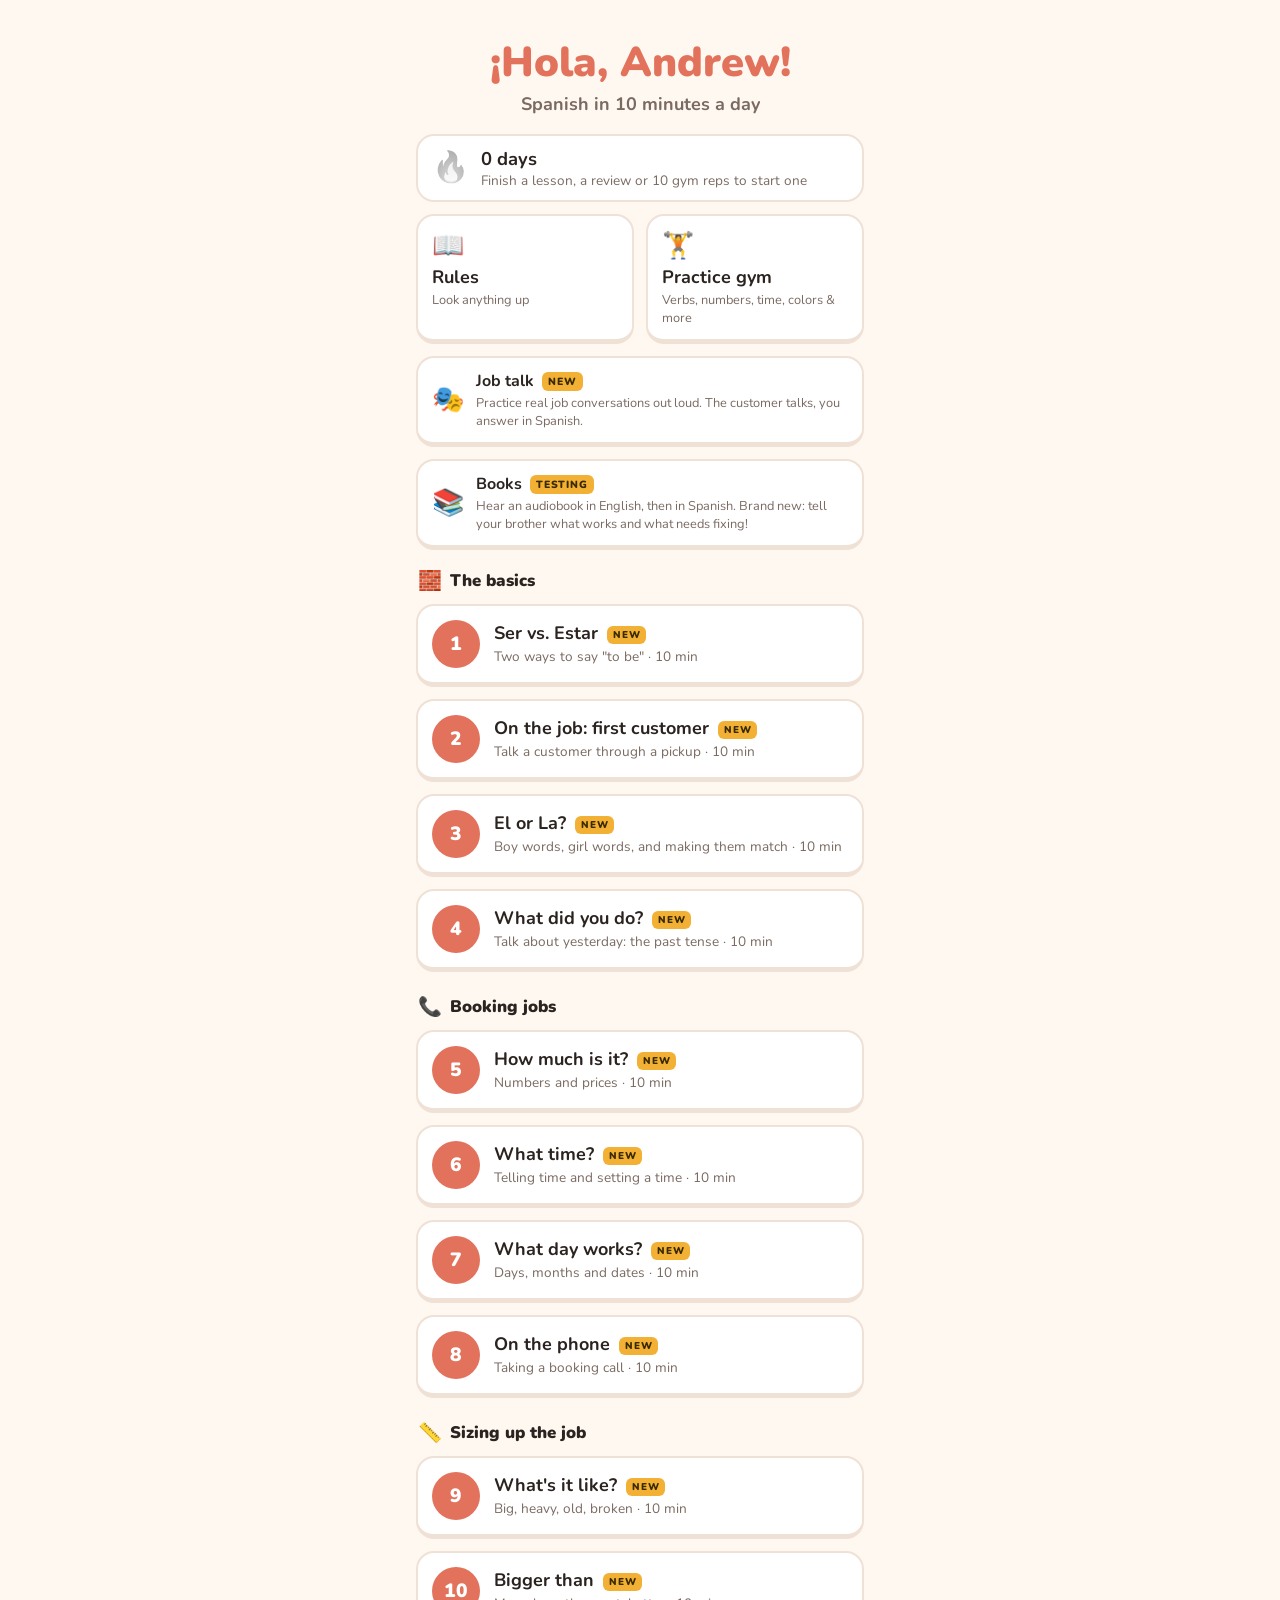
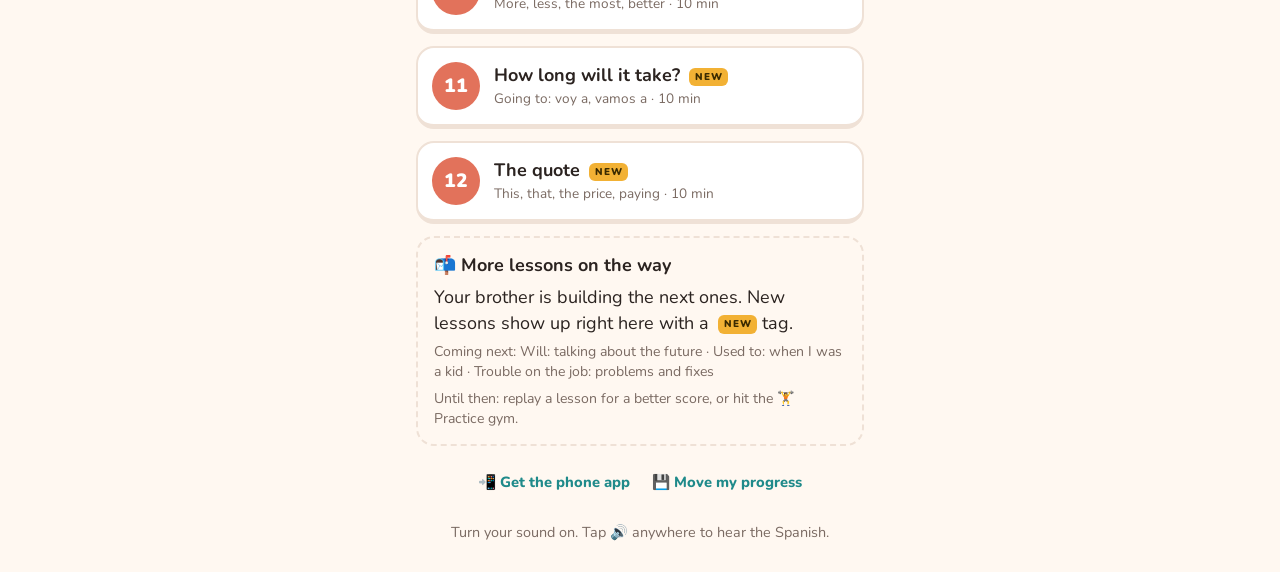
<file: index.html>
<!doctype html>
<html lang="en">
<head>
<meta charset="utf-8">
<meta name="viewport" content="width=device-width, initial-scale=1, viewport-fit=cover">
<meta name="theme-color" content="#e2725b">
<title>¡Vamos, Andrew!</title>
<link rel="manifest" href="manifest.webmanifest">
<link rel="icon" href="icons/icon-192.png">
<link rel="apple-touch-icon" href="icons/apple-touch-icon.png">
<meta name="apple-mobile-web-app-capable" content="yes">
<meta name="mobile-web-app-capable" content="yes">
<meta name="apple-mobile-web-app-title" content="¡Vamos!">
<meta name="apple-mobile-web-app-status-bar-style" content="default">
<link rel="preconnect" href="https://fonts.googleapis.com">
<link rel="preconnect" href="https://fonts.gstatic.com" crossorigin>
<link href="https://fonts.googleapis.com/css2?family=Nunito:wght@400;700;800;900&display=swap" rel="stylesheet">
<link rel="stylesheet" href="style.css">
</head>
<body>
<main id="app"></main>
<script src="lessons/ser-estar.js"></script>
<script src="lessons/job-1.js"></script>
<script src="lessons/el-la.js"></script>
<script src="lessons/past-1.js"></script>
<script src="lessons/numbers-1.js"></script>
<script src="lessons/time-1.js"></script>
<script src="lessons/dates-1.js"></script>
<script src="lessons/phone-1.js"></script>
<script src="lessons/describe-1.js"></script>
<script src="lessons/compare-1.js"></script>
<script src="lessons/goingto-1.js"></script>
<script src="lessons/quote-1.js"></script>
<script src="conjugation.js"></script>
<script src="words.js"></script>
<script src="topics.js"></script>
<script src="terms.js"></script>
<script src="dict.js"></script>
<script src="extras.js"></script>
<script src="books.js"></script>
<script src="tutor.js"></script>
<script src="scenes.js"></script>
<script src="app.js"></script>
</body>
</html>
</file>
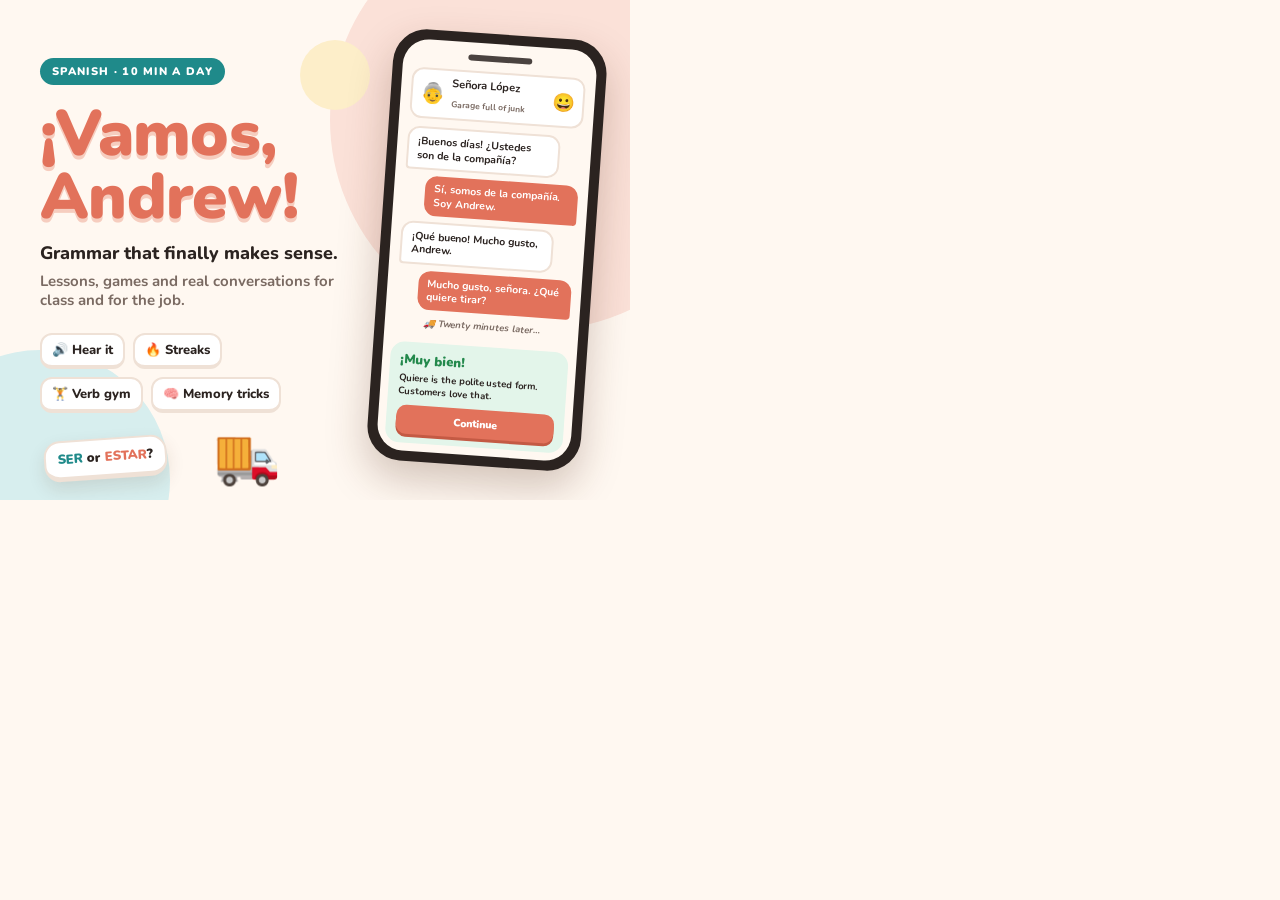
<file: itch/cover.html>
<!doctype html>
<!-- itch.io cover. Laid out at 630x500; render at device scale 2 for the 1260x1000 version.
     Rendered with headless Edge, see render-cover.ps1. -->
<html lang="es">
<head>
<meta charset="utf-8">
<link href="https://fonts.googleapis.com/css2?family=Nunito:wght@600;700;800;900&display=block" rel="stylesheet">
<style>
  :root {
    --bg: #fff8f1; --ink: #2b2320; --muted: #7a6a62; --line: #efe1d6;
    --brand: #e2725b; --brand-dark: #c45a44; --teal: #1f8a8a; --teal-dark: #156b6b;
    --good: #23894c; --good-bg: #e3f5ea;
  }
  * { box-sizing: border-box; margin: 0; }
  html, body { width: 630px; height: 500px; overflow: hidden; }
  body {
    background: var(--bg);
    color: var(--ink);
    font-family: Nunito, "Segoe UI", sans-serif;
    position: relative;
  }
  .blob { position: absolute; border-radius: 50%; }
  .b1 { width: 420px; height: 420px; right: -120px; top: -90px; background: #fbe1d8; }
  .b2 { width: 260px; height: 260px; left: -90px; bottom: -110px; background: #d7eeee; }
  .b3 { width: 70px; height: 70px; left: 300px; top: 40px; background: #fdeec9; }

  .left { position: absolute; left: 40px; top: 58px; width: 300px; }
  .pill {
    display: inline-block; background: var(--teal); color: #fff; font-weight: 900;
    font-size: 11px; letter-spacing: .12em; padding: 6px 12px; border-radius: 99px;
  }
  h1 {
    font-weight: 900; font-size: 64px; line-height: .98; color: var(--brand);
    margin: 18px 0 14px; letter-spacing: -.01em;
    text-shadow: 0 4px 0 #f6cdbf;
  }
  .sub { font-size: 18px; font-weight: 800; line-height: 1.3; color: var(--ink); }
  .sub span { color: var(--muted); font-weight: 700; display: block; font-size: 15px; margin-top: 6px; }
  .chips { display: flex; flex-wrap: wrap; gap: 8px; margin-top: 22px; width: 290px; }
  .chip {
    background: #fff; border: 2px solid var(--line); border-bottom-width: 4px; border-radius: 12px;
    padding: 6px 10px; font-weight: 800; font-size: 13px;
  }

  .phone {
    position: absolute; left: 380px; top: 34px; width: 214px; height: 432px;
    background: #2b2320; border-radius: 34px; padding: 10px;
    transform: rotate(4deg);
    box-shadow: 0 18px 40px rgba(80, 40, 20, .25);
  }
  .screen { background: var(--bg); border-radius: 26px; height: 100%; padding: 12px 10px; overflow: hidden; position: relative; }
  .notch { width: 64px; height: 6px; border-radius: 99px; background: #2b2320; margin: 0 auto 10px; opacity: .85; }
  .head {
    display: flex; align-items: center; gap: 6px; background: #fff; border: 2px solid var(--line);
    border-radius: 12px; padding: 5px 8px; margin-bottom: 8px;
  }
  .head .av { font-size: 20px; }
  .head b { font-size: 11px; display: block; }
  .head small { font-size: 8.5px; color: var(--muted); font-weight: 700; }
  .head .mood { margin-left: auto; font-size: 18px; }
  .chat { display: flex; flex-direction: column; gap: 6px; }
  .bub { max-width: 88%; padding: 6px 9px; border-radius: 12px; font-size: 10.5px; font-weight: 700; line-height: 1.3; }
  .them { align-self: flex-start; background: #fff; border: 2px solid var(--line); border-bottom-left-radius: 4px; }
  .me { align-self: flex-end; background: var(--brand); color: #fff; border-bottom-right-radius: 4px; }
  .narr { align-self: center; color: var(--muted); font-style: italic; font-size: 9.5px; font-weight: 700; }
  .sheet { position: absolute; left: 8px; right: 8px; bottom: 8px; background: var(--good-bg); border-radius: 14px; padding: 9px 10px; }
  .sheet h3 { color: var(--good); font-size: 13px; font-weight: 900; }
  .sheet p { font-size: 9.5px; font-weight: 700; margin-top: 3px; line-height: 1.35; }
  .sheet .btn { margin-top: 7px; background: var(--brand); color: #fff; text-align: center; font-weight: 900; font-size: 10.5px; border-radius: 10px; padding: 7px; box-shadow: 0 3px 0 var(--brand-dark); }

  .badge {
    position: absolute; left: 44px; top: 438px; background: #fff; border: 2px solid var(--line);
    border-bottom-width: 5px; border-radius: 16px; padding: 8px 12px; transform: rotate(-4deg);
    font-weight: 900; font-size: 13px; box-shadow: 0 8px 18px rgba(80, 40, 20, .12);
  }
  .badge .ser { color: var(--teal); }
  .badge .estar { color: var(--brand); }
  .truck { position: absolute; left: 214px; top: 420px; font-size: 54px; transform: scaleX(-1); }
</style>
</head>
<body>
  <div class="blob b1"></div><div class="blob b2"></div><div class="blob b3"></div>

  <div class="left">
    <span class="pill">SPANISH · 10 MIN A DAY</span>
    <h1>¡Vamos,<br>Andrew!</h1>
    <p class="sub">Grammar that finally makes sense.
      <span>Lessons, games and real conversations for class and for the job.</span></p>
    <div class="chips">
      <span class="chip">🔊 Hear it</span>
      <span class="chip">🔥 Streaks</span>
      <span class="chip">🏋️ Verb gym</span>
      <span class="chip">🧠 Memory tricks</span>
    </div>
  </div>

  <div class="badge"><span class="ser">SER</span> or <span class="estar">ESTAR</span>?</div>
  <div class="truck">🚚</div>

  <div class="phone"><div class="screen">
    <div class="notch"></div>
    <div class="head"><span class="av">👵</span><span><b>Señora López</b><small>Garage full of junk</small></span><span class="mood">😀</span></div>
    <div class="chat">
      <div class="bub them">¡Buenos días! ¿Ustedes son de la compañía?</div>
      <div class="bub me">Sí, somos de la compañía. Soy Andrew.</div>
      <div class="bub them">¡Qué bueno! Mucho gusto, Andrew.</div>
      <div class="bub me">Mucho gusto, señora. ¿Qué quiere tirar?</div>
      <div class="narr">🚚 Twenty minutes later…</div>
    </div>
    <div class="sheet">
      <h3>¡Muy bien!</h3>
      <p><b>Quiere</b> is the polite usted form. Customers love that.</p>
      <div class="btn">Continue</div>
    </div>
  </div></div>
</body>
</html>
</file>
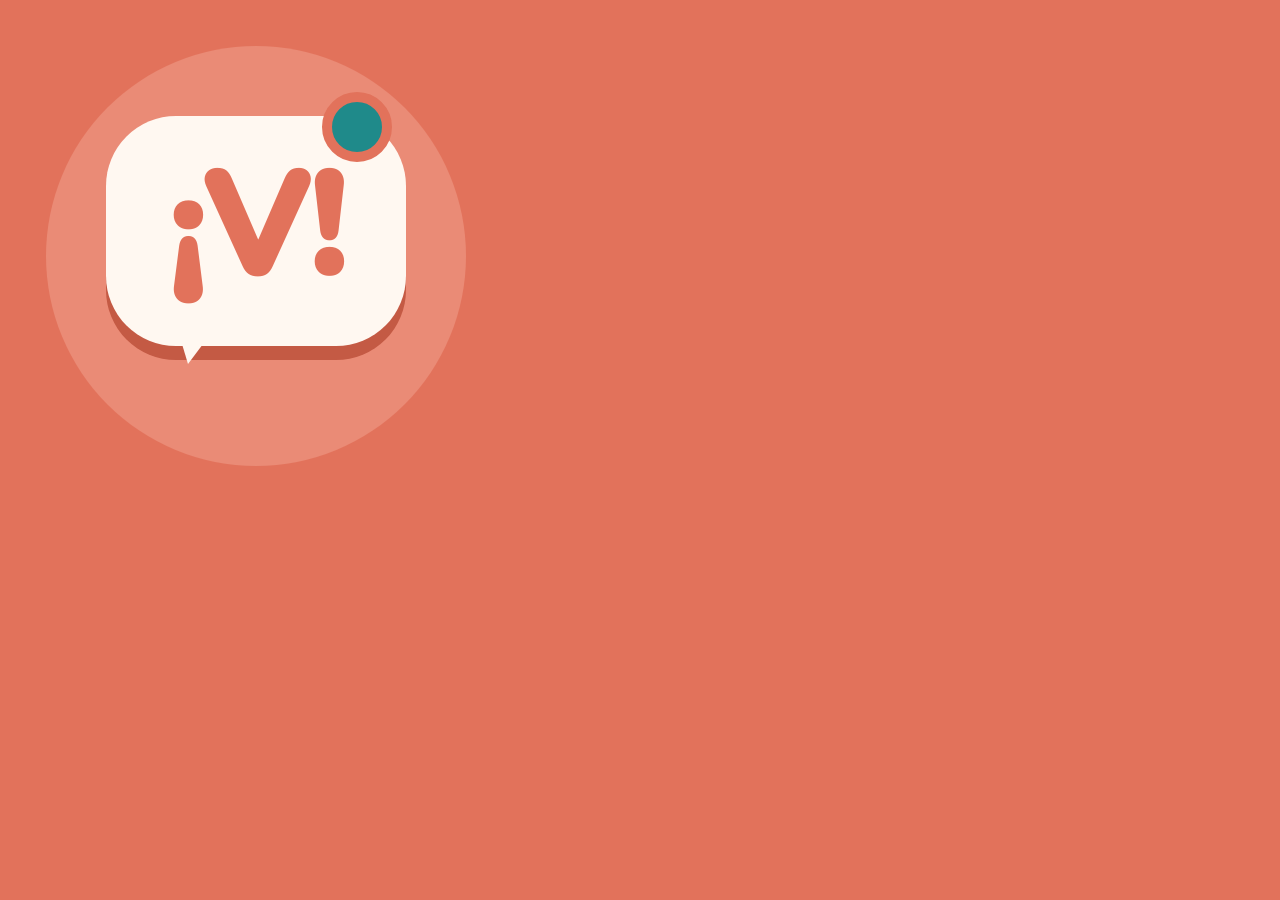
<file: itch/icon.html>
<!doctype html>
<!-- App icon, drawn at 512x512. Content stays in the middle 70% so phones can crop it to a circle
     or rounded square ("maskable"). Rendered by itch/render-cover.ps1 into icons/. -->
<html>
<head>
<meta charset="utf-8">
<link href="https://fonts.googleapis.com/css2?family=Nunito:wght@900&display=block" rel="stylesheet">
<style>
  * { margin: 0; box-sizing: border-box; }
  html, body { width: 512px; height: 512px; overflow: hidden; }
  body { background: #e2725b; position: relative; font-family: Nunito, sans-serif; }
  .glow { position: absolute; width: 420px; height: 420px; border-radius: 50%; left: 46px; top: 46px; background: #ea8b76; }
  .bubble {
    position: absolute; left: 106px; top: 116px; width: 300px; height: 230px;
    background: #fff8f1; border-radius: 70px;
    display: grid; place-items: center;
    box-shadow: 0 14px 0 #c45a44;
  }
  .bubble::after {
    content: ''; position: absolute; left: 70px; bottom: -48px;
    border: 30px solid transparent; border-top: 40px solid #fff8f1; border-left: 12px solid transparent;
  }
  .txt { font-size: 150px; font-weight: 900; color: #e2725b; letter-spacing: -6px; line-height: 1; margin-top: -10px; }
  .dot { position: absolute; right: 120px; top: 92px; width: 70px; height: 70px; border-radius: 50%; background: #1f8a8a; border: 10px solid #e2725b; }
</style>
</head>
<body>
  <div class="glow"></div>
  <div class="bubble"><span class="txt">¡V!</span></div>
  <div class="dot"></div>
</body>
</html>
</file>
<file: style.css>
:root {
  --bg: #fff8f1;
  --card: #ffffff;
  --ink: #2b2320;
  --muted: #7a6a62;
  --line: #efe1d6;
  --brand: #e2725b;
  --brand-dark: #c45a44;
  --teal: #1f8a8a;
  --teal-dark: #156b6b;
  --good: #23894c;
  --good-bg: #e3f5ea;
  --bad: #cf3f3f;
  --bad-bg: #fdeaea;
  --trick-bg: #fff1cf;
}
@media (prefers-color-scheme: dark) {
  :root {
    --bg: #1c1815;
    --card: #28221e;
    --ink: #f5ece6;
    --muted: #b3a399;
    --line: #3b322c;
    --good: #4fca80;
    --good-bg: #173523;
    --bad: #ff7b7b;
    --bad-bg: #3d1f1f;
    --trick-bg: #3a3020;
  }
}

* { box-sizing: border-box; }
html, body { margin: 0; }
body {
  background: var(--bg);
  color: var(--ink);
  font-family: Nunito, system-ui, -apple-system, "Segoe UI", Roboto, sans-serif;
  font-size: 18px;
  -webkit-tap-highlight-color: transparent;
}
#app {
  max-width: 480px;
  margin: 0 auto;
  min-height: 100vh;
  min-height: 100dvh;
  display: flex;
  flex-direction: column;
  padding: 12px 16px calc(16px + env(safe-area-inset-bottom));
}
button { font: inherit; color: inherit; cursor: pointer; border: none; background: none; }
/* Tapping a word shouldn't select it or open Chrome's "Touch to search" (the app has its own word hints). */
body { -webkit-user-select: none; user-select: none; -webkit-touch-callout: none; }
input, textarea, .code-box { -webkit-user-select: text; user-select: text; }

/* ---------- buttons ---------- */
.btn {
  display: block;
  width: 100%;
  min-height: 54px;
  margin-top: 12px;
  border-radius: 16px;
  background: var(--brand);
  color: #fff;
  font-weight: 800;
  font-size: 1.05rem;
  box-shadow: 0 4px 0 var(--brand-dark);
}
.btn:active { transform: translateY(2px); box-shadow: 0 2px 0 var(--brand-dark); }
.btn:disabled { opacity: .4; }
.btn.ghost { background: transparent; color: var(--muted); box-shadow: none; }

.spk {
  flex: none;
  width: 44px;
  height: 44px;
  border-radius: 50%;
  background: var(--card);
  border: 2px solid var(--line);
  font-size: 20px;
  line-height: 1;
}
.spk.big {
  width: 104px;
  height: 104px;
  font-size: 46px;
  background: var(--teal);
  border-color: var(--teal);
  box-shadow: 0 5px 0 var(--teal-dark);
}

/* ---------- home ---------- */
.home-head { text-align: center; padding: 28px 0 18px; }
.logo { font-size: 2.6rem; font-weight: 900; color: var(--brand); line-height: 1.1; }
.tagline { color: var(--muted); margin: 6px 0 0; font-weight: 700; }
.secret-badge { display: inline-block; margin: 10px 0 0; padding: 4px 12px; border-radius: 999px; font-size: .85rem; font-weight: 800; color: var(--teal); border: 2px dashed var(--teal); }
.lessons { display: grid; gap: 12px; }
.unit-head { margin: 10px 2px -2px; font-size: 1.05rem; display: flex; align-items: center; gap: 8px; color: var(--ink, inherit); }
.unit-head:first-child { margin-top: 0; }
.unit-head span { font-size: 1.2rem; }

.streak-strip {
  display: flex;
  align-items: center;
  gap: 12px;
  background: var(--card);
  border: 2px solid var(--line);
  border-radius: 18px;
  padding: 10px 14px;
  margin-bottom: 12px;
}
.streak-strip .flame { font-size: 30px; filter: grayscale(1); opacity: .5; }
.streak-strip.lit .flame { filter: none; opacity: 1; }
.streak-strip span:last-child { display: flex; flex-direction: column; }
.streak-strip b { font-size: 1.15rem; }
.streak-strip small { color: var(--muted); font-size: .85rem; }

.review-card {
  display: flex;
  align-items: center;
  gap: 14px;
  width: 100%;
  text-align: left;
  background: var(--teal);
  color: #fff;
  border-radius: 18px;
  padding: 14px;
  margin-bottom: 18px;
  box-shadow: 0 5px 0 var(--teal-dark);
}
.review-card .num {
  flex: none;
  width: 48px;
  height: 48px;
  border-radius: 50%;
  display: grid;
  place-items: center;
  background: rgba(255, 255, 255, .2);
  font-size: 1.4rem;
}
.review-card .info { display: flex; flex-direction: column; gap: 2px; }
.review-card small { opacity: .9; font-size: .85rem; }
.review-card[disabled] { background: var(--card); color: var(--ink); border: 2px solid var(--line); box-shadow: none; }
.review-card[disabled] small { color: var(--muted); }
.review-card[disabled] .num { background: var(--line); }
.review-note { color: var(--teal); font-weight: 700; }
.lesson {
  display: flex;
  align-items: center;
  gap: 14px;
  text-align: left;
  background: var(--card);
  border: 2px solid var(--line);
  border-bottom-width: 5px;
  border-radius: 18px;
  padding: 14px;
}
.lesson .num {
  flex: none;
  width: 48px;
  height: 48px;
  border-radius: 50%;
  display: grid;
  place-items: center;
  background: var(--brand);
  color: #fff;
  font-weight: 900;
  font-size: 1.2rem;
}
.lesson.done .num { background: var(--good); }
.lesson.locked { opacity: .5; }
.lesson.locked .num { background: var(--muted); }
.lesson .info { display: flex; flex-direction: column; gap: 2px; }
.lesson small { color: var(--muted); font-size: .85rem; }
.lesson .best { color: var(--good); font-weight: 700; }
.foot-note { text-align: center; color: var(--muted); font-size: .9rem; margin-top: auto; padding-top: 24px; }

/* ---------- lesson frame ---------- */
.top { display: flex; align-items: center; gap: 12px; margin-bottom: 18px; }
.gym-stats { display: grid; grid-template-columns: repeat(3, 1fr); gap: 6px; margin: -8px 0 14px; }
.gym-stats span { background: var(--card); border: 2px solid var(--line); border-radius: 12px; padding: 6px 4px; text-align: center; }
.gym-stats b { display: block; font-size: 1.1rem; }
.gym-stats small { display: block; color: var(--muted); font-size: .72rem; font-weight: 700; }
.stats.three { grid-template-columns: repeat(3, 1fr); gap: 6px; }
.stats.three .stat { padding: 10px 4px; }
.miss-list { display: grid; gap: 8px; margin-bottom: 10px; }
.miss-row { display: flex; align-items: center; gap: 8px; background: var(--card); border: 2px solid var(--line); border-left: 5px solid var(--bad); border-radius: 12px; padding: 8px 10px; }
.miss-row.fixed { border-left-color: var(--good); }
.miss-row > span { flex: 1; min-width: 0; }
.miss-row small { display: block; color: var(--muted); font-weight: 600; }
.miss-row em { font-style: normal; font-size: .75rem; font-weight: 800; color: var(--good); white-space: nowrap; }
.secret-badge.gold { color: #b8860b; border-color: #e0b33a; border-style: solid; }
.party { position: fixed; inset: 0; z-index: 20; display: flex; align-items: center; justify-content: center; padding: 16px; background: rgba(20, 14, 10, .72); overflow: hidden; animation: up .25s ease-out; }
.party-card { position: relative; z-index: 1; max-width: 340px; background: var(--card); border: 3px solid #e0b33a; border-radius: 22px; padding: 22px 18px; text-align: center; }
.party-card h2 { margin: 4px 0 8px; }
.party-num { font-size: 4.2rem; font-weight: 900; line-height: 1; color: #e0b33a; }
.confetti { position: absolute; top: -40px; font-size: 1.6rem; animation: fall 3s linear infinite; }
@keyframes fall { from { transform: translateY(0) rotate(0); } to { transform: translateY(110vh) rotate(540deg); } }
@media (prefers-reduced-motion: reduce) { .confetti { display: none; } }
.quit { font-size: 22px; color: var(--muted); width: 40px; height: 40px; border-radius: 50%; }
.bar { flex: 1; height: 14px; background: var(--line); border-radius: 99px; overflow: hidden; }
.bar i { display: block; height: 100%; background: var(--good); border-radius: 99px; transition: width .3s; }
.stage { flex: 1; }
.foot { padding-top: 8px; }

.kicker {
  color: var(--muted);
  font-weight: 800;
  text-transform: uppercase;
  letter-spacing: .06em;
  font-size: .78rem;
  margin: 4px 0 6px;
}
h2 { font-size: 1.5rem; line-height: 1.25; margin: 0 0 12px; font-weight: 900; }
h3 { font-weight: 900; }
.prompt { font-size: 1.75rem; }
.hint { color: var(--muted); margin: -4px 0 16px; }
.big-emoji { font-size: 64px; text-align: center; margin: 18px 0 8px; }
.center { text-align: center; }
.body p, .stage > p { line-height: 1.5; margin: 8px 0; }
.learn-list { line-height: 1.6; padding-left: 1.2em; }

.blank {
  display: inline-block;
  min-width: 3.2em;
  border-bottom: 3px solid var(--muted);
  margin: 0 .1em;
  text-align: center;
}
.blank.filled { border-bottom-color: transparent; padding: 0 .25em; border-radius: 8px; background: var(--good-bg); color: var(--good); }
.blank.fix { outline: 2px dashed var(--good); }

/* ---------- multiple choice ---------- */
.options { display: grid; gap: 10px; margin-top: 14px; }
.opt {
  background: var(--card);
  border: 2px solid var(--line);
  border-bottom-width: 4px;
  border-radius: 16px;
  min-height: 56px;
  padding: 12px 16px;
  font-size: 1.15rem;
  font-weight: 700;
  text-align: left;
}
.opt.right { border-color: var(--good); background: var(--good-bg); color: var(--good); }
.opt.wrong { border-color: var(--bad); background: var(--bad-bg); color: var(--bad); }
.opt.dim { opacity: .45; }
.listen { display: flex; gap: 16px; align-items: center; justify-content: center; margin: 22px 0; }

/* ---------- feedback sheet ---------- */
.sheet { border-radius: 20px; padding: 16px; animation: up .25s ease-out; }
.sheet.good { background: var(--good-bg); }
.sheet.bad { background: var(--bad-bg); }
.sheet h3 { margin: 0 0 4px; font-size: 1.3rem; }
.sheet.good h3 { color: var(--good); }
.sheet.bad h3 { color: var(--bad); }
.sheet p { margin: 6px 0; line-height: 1.45; }
.rule { font-weight: 800; font-size: .78rem; letter-spacing: .06em; color: var(--muted); text-transform: uppercase; }
.sheet-row { display: flex; gap: 10px; align-items: center; margin-top: 10px; }
.sheet-row .btn { margin-top: 0; flex: 1; }
@keyframes up { from { transform: translateY(20px); opacity: 0; } to { transform: none; opacity: 1; } }

/* ---------- teaching cards ---------- */
.rows { display: grid; gap: 8px; margin: 12px 0; }
.row {
  display: flex;
  align-items: center;
  gap: 10px;
  background: var(--card);
  border: 2px solid var(--line);
  border-radius: 14px;
  padding: 10px 12px;
}
.row .tag { flex: none; width: 6.6em; font-size: .82rem; font-weight: 800; color: var(--teal); }
.row .tag u { text-decoration: none; color: var(--brand); font-size: 1.15rem; }
.row-text { flex: 1; display: flex; flex-direction: column; min-width: 0; }
.row-text small { color: var(--muted); }
.trick { background: var(--trick-bg); border-radius: 14px; padding: 12px 14px; line-height: 1.45; margin-top: 12px; }

/* ---------- sentence builder ---------- */
.answer-row {
  min-height: 66px;
  border-bottom: 3px solid var(--line);
  display: flex;
  flex-wrap: wrap;
  align-content: flex-start;
  gap: 8px;
  padding: 8px 0;
  margin: 16px 0;
}
.answer-row.ok { border-color: var(--good); }
.answer-row.fix { border-color: var(--bad); }
.pool { display: flex; flex-wrap: wrap; gap: 8px; justify-content: center; margin-top: 18px; }
.tile {
  background: var(--card);
  border: 2px solid var(--line);
  border-bottom-width: 4px;
  border-radius: 12px;
  padding: 8px 14px;
  min-height: 48px;
  font-size: 1.1rem;
  font-weight: 700;
}
.tile.used { background: var(--line); color: transparent; border-color: var(--line); }

/* ---------- mini game ---------- */
.game-top { display: flex; align-items: center; gap: 12px; margin-bottom: 30px; }
.pts { font-size: 1.6rem; font-weight: 900; color: var(--brand); min-width: 2em; }
.streak { font-weight: 800; color: var(--brand); min-width: 3em; }
.timer { flex: 1; height: 12px; background: var(--line); border-radius: 99px; overflow: hidden; }
.timer i { display: block; height: 100%; width: 100%; background: var(--teal); }
.g-sentence { font-size: 1.9rem; font-weight: 900; text-align: center; line-height: 1.3; min-height: 3.2em; }
.g-tag { text-align: center; font-weight: 800; min-height: 1.6em; margin-top: 10px; }
.g-tag.ok { color: var(--good); }
.g-tag.fix { color: var(--bad); }
.g-buttons { display: grid; grid-template-columns: 1fr 1fr; gap: 12px; }
.g-btn {
  min-height: 92px;
  border-radius: 20px;
  color: #fff;
  font-weight: 900;
  font-size: 1.5rem;
  letter-spacing: .04em;
}
.g-btn.a { background: var(--teal); box-shadow: 0 5px 0 var(--teal-dark); }
.g-btn.b { background: var(--brand); box-shadow: 0 5px 0 var(--brand-dark); }
.g-btn:active { transform: translateY(3px); box-shadow: none; }
.g-keys { text-align: center; color: var(--muted); font-size: .8rem; margin-top: 10px; }

/* ---------- conversation ---------- */
.talk-head {
  display: flex;
  align-items: center;
  gap: 10px;
  background: var(--card);
  border: 2px solid var(--line);
  border-radius: 16px;
  padding: 8px 12px;
  margin-bottom: 14px;
}
.talk-head .avatar { font-size: 34px; }
.talk-head .who { display: flex; flex-direction: column; }
.talk-head small { color: var(--muted); font-size: .8rem; }
.talk-head .mood { margin-left: auto; font-size: 30px; }
.mood.bump { animation: shake .45s; }
@keyframes shake { 0%, 100% { transform: none; } 25% { transform: translateX(-5px) rotate(-8deg); } 75% { transform: translateX(5px) rotate(8deg); } }
.chat { display: flex; flex-direction: column; gap: 8px; padding-bottom: 12px; }
.bubble { max-width: 85%; padding: 10px 14px; border-radius: 18px; line-height: 1.35; animation: up .2s ease-out; }
.bubble.them { align-self: flex-start; background: var(--card); border: 2px solid var(--line); border-bottom-left-radius: 6px; cursor: pointer; }
.bubble.me { align-self: flex-end; background: var(--brand); color: #fff; border-bottom-right-radius: 6px; }
.bubble.me.oops { background: var(--bad-bg); color: var(--bad); border: 2px solid var(--bad); }
.bubble .en { display: none; font-size: .85rem; color: var(--muted); margin-top: 4px; }
.bubble.show-en .en { display: block; }
.bubble.show-en .tap-hint { display: none; }
.bubble .tap-hint { display: block; font-size: .7rem; color: var(--muted); margin-top: 4px; }
.bubble.narrate { align-self: center; max-width: 100%; color: var(--muted); font-style: italic; text-align: center; padding: 4px 8px; }
.foot.sticky { position: sticky; bottom: 0; background: var(--bg); padding-bottom: 8px; }
.talk-tools { display: flex; align-items: center; justify-content: space-between; }
.talk-tools .kicker { margin: 0; }
.hint-toggle { font-size: .85rem; color: var(--teal); font-weight: 800; padding: 6px 0; }
.opt small { display: block; font-size: .85rem; font-weight: 600; color: var(--muted); margin-top: 2px; }
.opt:disabled:not(.right):not(.wrong) { opacity: .4; }
.foot .options { margin-top: 6px; }

/* ---------- home tools ---------- */
.tools { display: grid; grid-template-columns: 1fr 1fr; gap: 12px; margin-bottom: 18px; }
.tool {
  display: flex;
  flex-direction: column;
  align-items: flex-start;
  gap: 2px;
  text-align: left;
  background: var(--card);
  border: 2px solid var(--line);
  border-bottom-width: 5px;
  border-radius: 18px;
  padding: 12px 14px;
}
.tool span { font-size: 26px; }
.tool small { color: var(--muted); font-size: .8rem; }

.book { font-size: 22px; width: 40px; height: 40px; border-radius: 50%; }
.top-title { flex: 1; text-align: center; font-weight: 900; }
.small { font-size: .88rem; color: var(--muted); line-height: 1.45; }

/* ---------- rules overlay ---------- */
body.locked { overflow: hidden; }
.overlay { position: fixed; inset: 0; background: var(--bg); overflow-y: auto; z-index: 10; animation: up .2s ease-out; }
.overlay-in { max-width: 480px; margin: 0 auto; padding: 12px 16px calc(32px + env(safe-area-inset-bottom)); }
.ov-top { display: flex; align-items: center; justify-content: space-between; position: sticky; top: 0; background: var(--bg); padding: 4px 0; z-index: 1; }
.ov-top h2 { margin: 0; }
details { background: var(--card); border: 2px solid var(--line); border-radius: 16px; margin: 10px 0; }
summary { padding: 14px 16px; font-weight: 800; cursor: pointer; list-style: none; }
summary::-webkit-details-marker { display: none; }
summary::after { content: '▸'; float: right; color: var(--muted); }
details[open] summary::after { content: '▾'; }
.details-in { padding: 0 14px 14px; }
.details-in h2 { font-size: 1.2rem; }
.details-in hr { border: none; border-top: 2px solid var(--line); margin: 18px 0; }
.details-in .row { background: var(--bg); }
.verb-head { margin: 16px 0 6px; }

/* ---------- conjugation tables ---------- */
.conj { display: grid; gap: 4px; margin: 8px 0; }
.conj-row { display: flex; align-items: center; gap: 10px; padding: 4px 4px 4px 10px; border-radius: 12px; background: var(--bg); }
.sheet .conj-row { background: rgba(255, 255, 255, .5); }
.conj-row .p { width: 8.5em; flex: none; color: var(--muted); font-size: .85rem; font-weight: 700; }
.conj-row b { flex: 1; font-size: 1.05rem; }
.conj-row em { font-style: normal; color: var(--brand); }
.conj-row.hl { outline: 2px solid var(--good); }
.conj-row .spk { width: 36px; height: 36px; font-size: 16px; }
@media (prefers-color-scheme: dark) { .sheet .conj-row { background: rgba(0, 0, 0, .25); } }

/* ---------- verb gym ---------- */
.chips { display: flex; flex-wrap: wrap; gap: 8px; justify-content: center; margin: 16px 0; }
.chip { border: 2px solid var(--line); border-radius: 99px; padding: 10px 16px; font-weight: 800; color: var(--muted); }
.chip.on { border-color: var(--teal); background: var(--teal); color: #fff; }
.options.grid2 { grid-template-columns: 1fr 1fr; }
.options.grid2 .opt { text-align: center; }

/* ---------- new lessons, coming soon ---------- */
.new-tag {
  display: inline-block; vertical-align: middle; background: var(--gold, #f2b134); color: #3a2a00;
  font-size: .62rem; font-weight: 900; letter-spacing: .08em; padding: 2px 6px; border-radius: 6px; margin-left: 4px;
}
.coming { border: 2px dashed var(--line); border-radius: 18px; padding: 14px 16px; line-height: 1.45; }
.coming p { margin: 6px 0 0; }

/* ---------- gym extras ---------- */
.chip-head { margin-top: 14px; }
.chips { margin: 6px 0 4px; }
.tense-tag { background: var(--trick-bg); border-radius: 6px; padding: 1px 6px; font-weight: 700; font-size: .85rem; }
.conj-row .forms { flex: 1; display: flex; flex-direction: column; }
.conj-row .forms small { color: var(--muted); font-size: .78rem; }
.group-head { margin: 18px 0 4px; font-size: 1.1rem; }

/* ---------- app install and progress ---------- */
.home-links { display: flex; flex-wrap: wrap; justify-content: center; gap: 6px 18px; margin-top: 20px; }
.link-btn { color: var(--teal); font-weight: 800; font-size: .92rem; padding: 6px 2px; }
.link-as-btn { text-align: center; text-decoration: none; line-height: 54px; }
.code-box {
  width: 100%; font: inherit; font-size: .8rem; color: var(--ink); background: var(--card);
  border: 2px solid var(--line); border-radius: 14px; padding: 10px; resize: vertical; word-break: break-all;
}

/* ---------- lesson versions ---------- */
.version-tag, .lesson .version-tag { color: var(--teal); font-weight: 800; }
p.version-tag { margin: -4px 0 10px; }

/* ---------- done ---------- */
.stats { display: grid; grid-template-columns: 1fr 1fr; gap: 10px; margin: 16px 0; }
.stat { background: var(--card); border: 2px solid var(--line); border-radius: 16px; padding: 12px; text-align: center; }
.stat b { display: block; font-size: 1.6rem; color: var(--brand); }
.stat small { color: var(--muted); font-weight: 700; }

/* ---------- books ---------- */
.tool.wide { grid-column: 1 / -1; flex-direction: row; align-items: center; gap: 12px; }
.tool .tool-text { display: flex; flex-direction: column; gap: 2px; font-size: 1rem; }
.tool .new-tag { font-size: .65rem; vertical-align: middle; }
.bk-picks { display: grid; gap: 10px; margin: 18px 0 12px; }
.bk-pick {
  display: flex;
  align-items: center;
  gap: 12px;
  background: var(--card);
  border: 2px solid var(--line);
  border-bottom-width: 4px;
  border-radius: 16px;
  padding: 12px 14px;
  cursor: pointer;
}
.bk-pick.on { border-color: var(--good); }
.bk-pick .row-text small { overflow-wrap: anywhere; }
.bk-lang { flex: none; width: 44px; height: 44px; border-radius: 12px; background: var(--teal); color: #fff; font-weight: 900; display: grid; place-items: center; }
.bk-title { margin-bottom: 4px; }
.bk-ch { width: 100%; text-align: left; }
.bk-num { flex: none; width: 1.8em; font-weight: 900; color: var(--muted); text-align: center; }
.bk-ok { color: var(--good); font-weight: 800; }
.bk-todo { color: var(--muted); font-weight: 700; }
.bk-step { margin: 18px 0 6px; line-height: 1.4; }
.bk-choose { flex: none; border-radius: 12px; background: var(--brand); color: #fff; font-weight: 800; padding: 10px 12px; font-size: .9rem; }
.bk-current { border-color: var(--good); }
.spk.playing { background: var(--teal); border-color: var(--teal); color: #fff; }
.bk-row { display: flex; gap: 8px; align-items: stretch; }
.bk-row .bk-ch { flex: 1; min-width: 0; }
.bk-here .bk-ch { border-color: var(--teal); }
.bk-rematch { flex: none; width: 50px; border: 2px solid var(--line); border-radius: 14px; background: var(--card); font-size: 20px; }
.bk-seq { display: flex; justify-content: center; align-items: center; gap: 10px; margin: 20px 0 12px; }
.bk-seq .l {
  width: 64px;
  height: 64px;
  border-radius: 18px;
  display: grid;
  place-items: center;
  font-weight: 900;
  font-size: 1.15rem;
  background: var(--card);
  border: 2px solid var(--line);
  color: var(--muted);
  transition: transform .2s, background .2s;
}
.bk-seq .l.on { background: var(--teal); border-color: var(--teal); color: #fff; transform: scale(1.12); }
.bk-seq .l.done { color: var(--ink); }
.bk-seq .l.extra { border-style: dashed; }
.bk-set-msg { min-height: 1.2em; margin: 0; color: var(--teal); font-weight: 700; }
.bk-seq i { color: var(--muted); font-style: normal; font-weight: 800; }
.bk-slider { display: block; width: 100%; height: 32px; margin: 2px 0; accent-color: var(--good); }
.bk-controls { display: flex; justify-content: center; align-items: center; gap: 12px; margin: 10px 0 2px; }
.bk-c { flex: none; width: 50px; height: 50px; padding: 0; border-radius: 50%; background: var(--card); border: 2px solid var(--line); font-size: 20px; }
.bk-c.bk-seek { width: 56px; height: 56px; font-size: .85rem; font-weight: 800; }
.bk-c.main { width: 76px; height: 76px; font-size: 32px; background: var(--brand); border-color: var(--brand); color: #fff; box-shadow: 0 5px 0 var(--brand-dark); }
.bk-jumps { display: grid; grid-template-columns: repeat(4, 1fr); gap: 6px; margin: 14px 0 6px; }
.bk-jumps button { padding: 10px 2px; border-radius: 12px; background: var(--card); border: 2px solid var(--line); font-size: .8rem; font-weight: 800; white-space: nowrap; }
.bk-jumps button:disabled { opacity: .4; }
.bk-listen small { display: block; font-size: .85rem; font-weight: 700; opacity: .9; }
.bk-log { margin-top: 14px; color: var(--muted); font-size: .85rem; }
.bk-log p { margin: 6px 0 0; overflow-wrap: anywhere; }
.bk-c.main:active { transform: translateY(2px); box-shadow: 0 3px 0 var(--brand-dark); }
.bk-nudge { border: 2px dashed var(--line); border-radius: 16px; padding: 4px 12px 10px; margin-top: 14px; }
.bk-nudge-row { display: grid; grid-template-columns: 1fr 1fr; gap: 8px; }
.bk-nudge-row button { border: 2px solid var(--line); border-radius: 12px; padding: 10px 6px; font-weight: 800; font-size: .9rem; background: var(--card); }
.bk-nudge-msg { min-height: 1.2em; margin: 6px 0 0; color: var(--teal); font-weight: 700; }
.bk-settings { display: grid; gap: 10px; margin: 16px 0 8px; }
.bk-settings label { display: flex; flex-direction: column; gap: 4px; font-weight: 800; font-size: .85rem; color: var(--muted); }
.bk-settings select { font: inherit; font-size: 1rem; color: var(--ink); background: var(--card); border: 2px solid var(--line); border-radius: 12px; padding: 10px 12px; }

/* ---------- gym races ---------- */
.race-row { display: grid; grid-template-columns: 1fr 1fr; gap: 12px; margin: 6px 0 12px; }

/* ---------- word types (verb, noun…): underlined, tap for a reminder ---------- */
.term { border-bottom: 2px dotted var(--teal); cursor: pointer; }
.term-block { background: var(--card); border: 2px solid var(--line); border-radius: 18px; padding: 2px 14px 12px; margin: 12px 0; }
.details-in.term-block { border: none; margin: 0; background: none; }
.term-name { font-size: 1.45rem; margin: 2px 0 4px; }
.term-ex { background: var(--bg); border-radius: 14px; padding: 2px 12px; margin: 10px 0; }
.term-ex p { margin: 8px 0; }
.term-block .row { background: var(--bg); }
.term-block u { text-decoration: none; background: var(--trick-bg); border-radius: 5px; padding: 0 4px; font-weight: 800; }
.pop { position: fixed; inset: 0; z-index: 30; background: rgba(0, 0, 0, .45); display: flex; align-items: flex-end; justify-content: center; }
.pop-card { width: 100%; max-width: 480px; max-height: 85vh; overflow-y: auto; margin: 0; border-radius: 22px 22px 0 0; border-bottom: none; padding-bottom: calc(14px + env(safe-area-inset-bottom)); animation: up .2s ease-out; }

/* Word taps: any word in a question can be tapped for a hint */
.wt { cursor: pointer; border-radius: 4px; transition: background .15s; }
.wt.on { background: var(--trick-bg); box-shadow: 0 0 0 2px var(--trick-bg); }
.wt-pop { position: absolute; z-index: 60; max-width: 280px; background: var(--card); color: var(--ink);
  border: 2px solid var(--line); border-radius: 14px; padding: 8px 12px; line-height: 1.4; font-size: .95rem;
  box-shadow: 0 8px 24px rgba(0, 0, 0, .18); animation: pop-in .15s ease-out; }
.wt-pop .wt-row { display: flex; align-items: center; gap: 8px; }
.wt-pop .spk { flex: none; }
.wt-pop small { display: block; color: var(--muted); margin-top: 4px; font-size: .8rem; }
.wt-tip { margin: 14px 0 0; font-size: .85rem; color: var(--muted); text-align: center; }
@keyframes pop-in { from { opacity: 0; transform: translateY(-4px); } to { opacity: 1; transform: none; } }
.bk-switch { background: var(--teal); box-shadow: 0 4px 0 var(--teal-dark); margin-top: 6px; }
.bk-switch:active { box-shadow: 0 2px 0 var(--teal-dark); }
.bk-status { margin: 0; color: var(--bad); font-weight: 800; }
.bk-status:empty { display: none; }

/* ---------- Talk with Profe ---------- */
.tt-code { display: block; width: 100%; margin: 12px 0; padding: 14px; font: inherit; font-size: 1.2rem; text-align: center; border: 2px solid var(--line); border-radius: 14px; background: var(--card); color: var(--ink); }
.tt-log { display: flex; flex-direction: column; gap: 10px; padding-bottom: 8px; }
.tt-kick { align-self: center; margin: 0; padding: 4px 12px; border-radius: 99px; background: var(--card); border: 2px solid var(--line); color: var(--muted); font-size: .85rem; font-weight: 800; }
.tt-msg { display: flex; align-items: flex-start; gap: 6px; max-width: 88%; padding: 10px 12px; border-radius: 16px; line-height: 1.4; }
.tt-msg p { margin: 0; flex: 1; }
.tt-msg.profe { align-self: flex-start; background: var(--card); border: 2px solid var(--line); border-bottom-left-radius: 4px; }
.tt-msg.me { align-self: flex-end; background: var(--teal); color: #fff; border-bottom-right-radius: 4px; }
.tt-msg.wait { align-self: flex-start; background: var(--card); border: 2px solid var(--line); }
.tt-es { color: var(--teal); }
.tt-again { flex: none; font-size: 1rem; padding: 2px; background: none; border: 0; }
.tt-dots span { display: inline-block; margin: 0 2px; color: var(--muted); animation: tt-dot 1s infinite; }
.tt-dots span:nth-child(2) { animation-delay: .15s; }
.tt-dots span:nth-child(3) { animation-delay: .3s; }
@keyframes tt-dot { 0%, 100% { opacity: .25; } 50% { opacity: 1; } }
.tt-foot { position: sticky; bottom: 0; background: var(--bg); padding-bottom: 8px; }
.tt-bar { display: flex; flex-direction: column; align-items: center; gap: 8px; border-top: 2px solid var(--line); padding-top: 10px; }
.tt-langs { display: flex; gap: 6px; }
.tt-lang { border: 2px solid var(--line); border-radius: 99px; padding: 6px 12px; font-weight: 800; color: var(--muted); background: none; }
.tt-lang.on { border-color: var(--teal); background: var(--teal); color: #fff; }
.tt-mic { width: 76px; height: 76px; border-radius: 50%; border: 0; font-size: 2rem; background: var(--brand); color: #fff; box-shadow: 0 4px 0 var(--brand-dark); }
.tt-mic.on { background: var(--bad); box-shadow: 0 0 0 8px rgba(207, 63, 63, .25); animation: tt-pulse 1.2s infinite; }
@keyframes tt-pulse { 50% { box-shadow: 0 0 0 14px rgba(207, 63, 63, .12); } }
.tt-status { margin: 0; min-height: 1.2em; text-align: center; color: var(--muted); font-size: .9rem; font-weight: 700; }
.tt-retry { margin-left: 6px; border: 2px solid var(--brand); color: var(--brand); background: none; border-radius: 99px; padding: 2px 10px; font-weight: 800; }
.tt-type { display: flex; gap: 6px; width: 100%; }
.tt-type input { flex: 1; min-width: 0; padding: 10px 12px; font: inherit; border: 2px solid var(--line); border-radius: 12px; background: var(--card); color: var(--ink); }
.tt-send { border: 0; border-radius: 12px; padding: 0 16px; background: var(--teal); color: #fff; font-size: 1.1rem; }
.tt-opts { display: flex; flex-wrap: wrap; justify-content: center; align-items: center; gap: 6px 14px; font-size: .85rem; font-weight: 700; color: var(--muted); }
.tt-opts label { display: flex; align-items: center; gap: 4px; }
.tt-new { border: 0; background: none; color: var(--brand); font-weight: 800; text-decoration: underline; }
@media (prefers-reduced-motion: reduce) { .tt-mic.on, .tt-dots span { animation: none; } }

/* ---------- Books: fine-tune / fix sync ---------- */
.bk-tune-now { display: flex; align-items: center; justify-content: center; gap: 14px; margin: 8px 0 12px; }
.bk-tune-now span { display: flex; flex-direction: column; align-items: flex-start; }
.bk-tune-now small { color: var(--muted); font-weight: 700; font-size: .8rem; }
.bk-tune-t { font-size: 1.8rem; font-weight: 900; font-variant-numeric: tabular-nums; }
.bk-tune-steps { display: grid; grid-template-columns: repeat(6, 1fr); gap: 6px; }
.bk-tune-steps.big { grid-template-columns: repeat(4, 1fr) repeat(6, 1fr); grid-template-columns: repeat(12, 1fr); }
.bk-tune-steps.big button:nth-child(-n+4) { grid-column: span 3; }
.bk-tune-steps.big button:nth-child(n+5) { grid-column: span 2; }
.bk-tune-steps button { padding: 10px 0; border-radius: 12px; background: var(--card); border: 2px solid var(--line); font-weight: 800; font-size: .85rem; white-space: nowrap; }
.bk-tune-type { display: flex; gap: 6px; margin-top: 12px; }
.bk-tune-type input { flex: 1; min-width: 0; padding: 10px 12px; font: inherit; border: 2px solid var(--line); border-radius: 12px; background: var(--card); color: var(--ink); }
.bk-tune-go { border: 0; border-radius: 12px; padding: 0 18px; background: var(--teal); color: #fff; font-weight: 800; }
.bk-tune-msg { min-height: 1.2em; margin: 8px 0 0; color: var(--bad); font-weight: 700; }
.bk-fix { margin: 4px 0 6px; background: var(--teal); box-shadow: 0 4px 0 var(--teal-dark); }

/* ---------- Job talk (spoken scenes) ---------- */
.sc-list { margin-top: 14px; }
.sc-done { color: var(--good); font-size: .78rem; font-weight: 800; }
.sc-them-en { display: block; color: var(--muted); font-size: .85rem; margin-top: 2px; transition: filter .2s; }
.sc-them-en.blur { filter: blur(5px); cursor: pointer; user-select: none; }
.tt-msg.me small { display: block; font-size: .82rem; margin-top: 4px; opacity: .92; }
.tt-msg.sc-miss { background: var(--card); color: var(--ink); border: 2px dashed var(--muted); }
.tt-msg.sc-skipped { background: var(--card); color: var(--muted); border: 2px solid var(--line); }
.tt-msg.sc-draft { opacity: .7; }
.sc-say { display: flex; flex-direction: column; align-items: center; gap: 2px; text-align: center; }
.sc-say small { color: var(--muted); font-weight: 800; font-size: .8rem; }
.sc-en-say { font-size: 1.15rem; }
.sc-tip { margin: 4px 0 0; }
.sc-answer { display: flex; align-items: center; gap: 4px; font-size: 1.15rem; }
.sc-say[hidden], .sc-answer[hidden], .sc-tip[hidden], .sc-wait[hidden] { display: none; }
.sc-wait { margin: 0; font-weight: 800; }
.sc-btns { display: flex; align-items: center; justify-content: center; gap: 14px; }
.sc-btns.off { opacity: .4; }
.sc-show, .sc-skip { border: 2px solid var(--line); background: var(--card); color: var(--ink); border-radius: 99px; padding: 8px 12px; font-weight: 800; }
</file>
